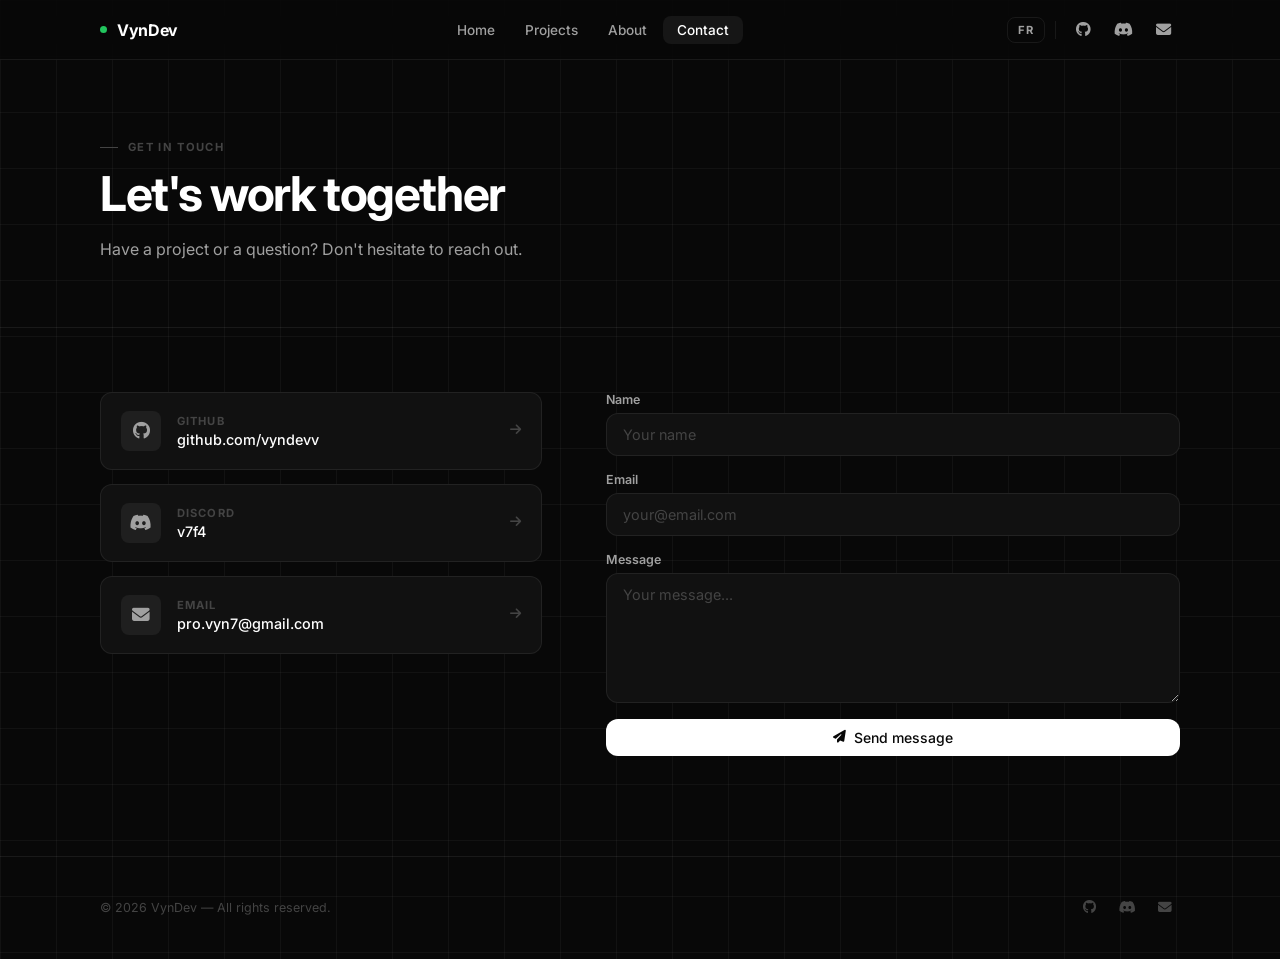
<file: contact.html>
<!DOCTYPE html>
<html lang="en">

<head>
  <meta charset="UTF-8">
  <meta name="viewport" content="width=device-width, initial-scale=1.0">
  <meta name="description" content="Contact VynDev — Reach out via GitHub, Discord or email.">
  <title>Contact — VynDev</title>
  <link rel="icon" type="image/png" href="assets/logo.png">
  <link rel="preconnect" href="https://fonts.googleapis.com">
  <link rel="preconnect" href="https://fonts.gstatic.com" crossorigin>
  <link href="https://fonts.googleapis.com/css2?family=Inter:wght@300;400;500;600;700;800&display=swap"
    rel="stylesheet">
  <link rel="stylesheet" href="https://cdnjs.cloudflare.com/ajax/libs/font-awesome/6.4.0/css/all.min.css">
  <link rel="stylesheet" href="style.css">
</head>

<body>

  <main>
    <div class="page-header">
      <div class="container">
        <div class="section-label fade-in" data-i18n="contact.label">Get in touch</div>
        <h1 class="section-title fade-in delay-1" data-i18n="contact.title">Let's work together</h1>
        <p class="section-subtitle fade-in delay-2" data-i18n="contact.subtitle">
          Have a project or a question? Don't hesitate to reach out.
        </p>
      </div>
    </div>

    <div class="container" style="padding-bottom: 100px;">
      <div class="contact-grid">

        <!-- ===== LINKS ===== -->
        <div class="contact-info fade-in">
          <a href="https://github.com/vyndevv" target="_blank" rel="noopener" class="contact-link" id="contactGithub">
            <div class="contact-icon"><i class="fab fa-github"></i></div>
            <div>
              <div class="contact-link-label" data-i18n="contact.github_label">GitHub</div>
              <div class="contact-link-value">github.com/vyndevv</div>
            </div>
            <i class="fas fa-arrow-right" style="margin-left:auto; color:var(--text-muted); font-size:0.8rem;"></i>
          </a>

          <a href="https://discord.gg/y9BCJBj6" target="_blank" rel="noopener" class="contact-link" id="contactDiscord">
            <div class="contact-icon"><i class="fab fa-discord"></i></div>
            <div>
              <div class="contact-link-label" data-i18n="contact.discord_label">Discord</div>
              <div class="contact-link-value">v7f4</div>
            </div>
            <i class="fas fa-arrow-right" style="margin-left:auto; color:var(--text-muted); font-size:0.8rem;"></i>
          </a>

          <a href="mailto:pro.vyn7@gmail.com" class="contact-link" id="contactEmail">
            <div class="contact-icon"><i class="fas fa-envelope"></i></div>
            <div>
              <div class="contact-link-label" data-i18n="contact.email_label">Email</div>
              <div class="contact-link-value">pro.vyn7@gmail.com</div>
            </div>
            <i class="fas fa-arrow-right" style="margin-left:auto; color:var(--text-muted); font-size:0.8rem;"></i>
          </a>
        </div>

        <!-- ===== FORM ===== -->
        <form class="contact-form fade-in delay-2" id="contactForm" novalidate>
          <div class="form-group">
            <label class="form-label" for="formName" data-i18n="contact.form.name_label">Name</label>
            <input type="text" id="formName" class="form-input" data-i18n-placeholder="contact.form.name_ph"
              placeholder="Your name" required autocomplete="name">
          </div>

          <div class="form-group">
            <label class="form-label" for="formEmail" data-i18n="contact.form.email_label">Email</label>
            <input type="email" id="formEmail" class="form-input" data-i18n-placeholder="contact.form.email_ph"
              placeholder="your@email.com" required autocomplete="email">
          </div>

          <div class="form-group">
            <label class="form-label" for="formMessage" data-i18n="contact.form.message_label">Message</label>
            <textarea id="formMessage" class="form-textarea" data-i18n-placeholder="contact.form.message_ph"
              placeholder="Your message..." required></textarea>
          </div>

          <button type="submit" class="btn btn-primary" id="formSubmit" style="width:100%; justify-content:center;">
            <i class="fas fa-paper-plane"></i>
            <span data-i18n="contact.form.send">Send message</span>
          </button>

          <div class="form-success" id="formSuccess">
            <i class="fas fa-check-circle"></i>
            <span data-i18n="contact.form.success">Message sent! I'll get back to you very soon.</span>
          </div>
        </form>

      </div>
    </div>
  </main>

  <script src="i18n.js"></script>
  <script src="projects-config.js"></script>
  <script src="script.js"></script>
  <script>
    // Also handle [data-i18n-placeholder] on the contact page
    document.addEventListener('DOMContentLoaded', () => {
      function applyPlaceholders() {
        document.querySelectorAll('[data-i18n-placeholder]').forEach(el => {
          const key = el.getAttribute('data-i18n-placeholder');
          const val = tr(key);
          if (val) el.placeholder = val;
        });
      }
      applyPlaceholders();
      const origToggle = window.toggleLang;
      window.toggleLang = function () {
        origToggle && origToggle();
        applyPlaceholders();
      };
    });
  </script>

</body>

</html>
</file>
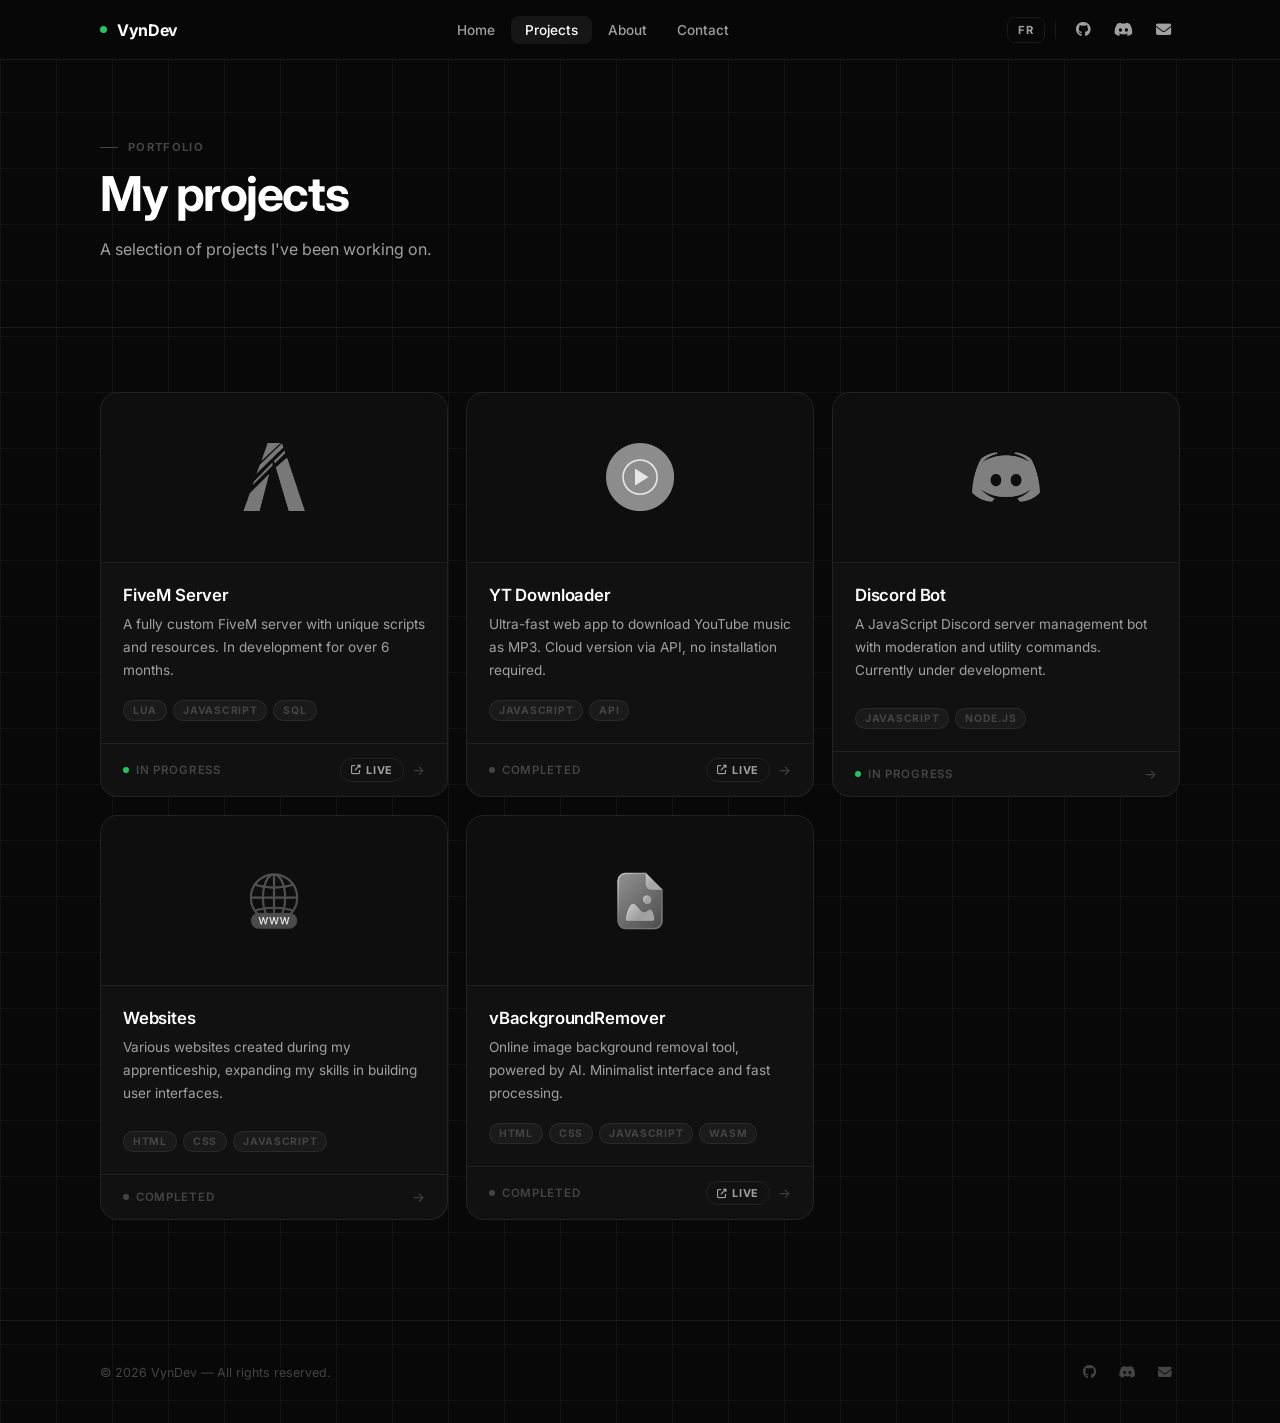
<file: projects.html>
<!DOCTYPE html>
<html lang="en">

<head>
  <meta charset="UTF-8">
  <meta name="viewport" content="width=device-width, initial-scale=1.0">
  <meta name="description" content="VynDev — All projects. FiveM Server, Discord Bot, YT Downloader and more.">
  <title>Projects — VynDev</title>
  <link rel="icon" type="image/png" href="assets/logo.png">
  <link rel="preconnect" href="https://fonts.googleapis.com">
  <link rel="preconnect" href="https://fonts.gstatic.com" crossorigin>
  <link href="https://fonts.googleapis.com/css2?family=Inter:wght@300;400;500;600;700;800&display=swap"
    rel="stylesheet">
  <link rel="stylesheet" href="https://cdnjs.cloudflare.com/ajax/libs/font-awesome/6.4.0/css/all.min.css">
  <link rel="stylesheet" href="style.css">
</head>

<body>

  <main>
    <div class="page-header">
      <div class="container">
        <div class="section-label fade-in" data-i18n="projects.label">Portfolio</div>
        <h1 class="section-title fade-in delay-1" data-i18n="projects.title">My projects</h1>
        <p class="section-subtitle fade-in delay-2" data-i18n="projects.subtitle">
          A selection of projects I've been working on.
        </p>
      </div>
    </div>

    <div class="container" style="padding-bottom: 100px;">
      <div class="projects-grid" id="projectsGrid">
        <!-- Populated dynamically -->
      </div>
    </div>
  </main>

  <script src="i18n.js"></script>
  <script src="projects-config.js"></script>
  <script src="script.js"></script>
  <script>
    function renderProjects() {
      const grid = document.getElementById('projectsGrid');
      if (!grid) return;
      grid.innerHTML = '';
      PROJECTS.forEach(project => {
        grid.appendChild(createProjectCard(project, ''));
      });
      observeNewCards();
    }

    document.addEventListener('DOMContentLoaded', renderProjects);

    function onLangChange() { renderProjects(); }
  </script>

</body>

</html>
</file>
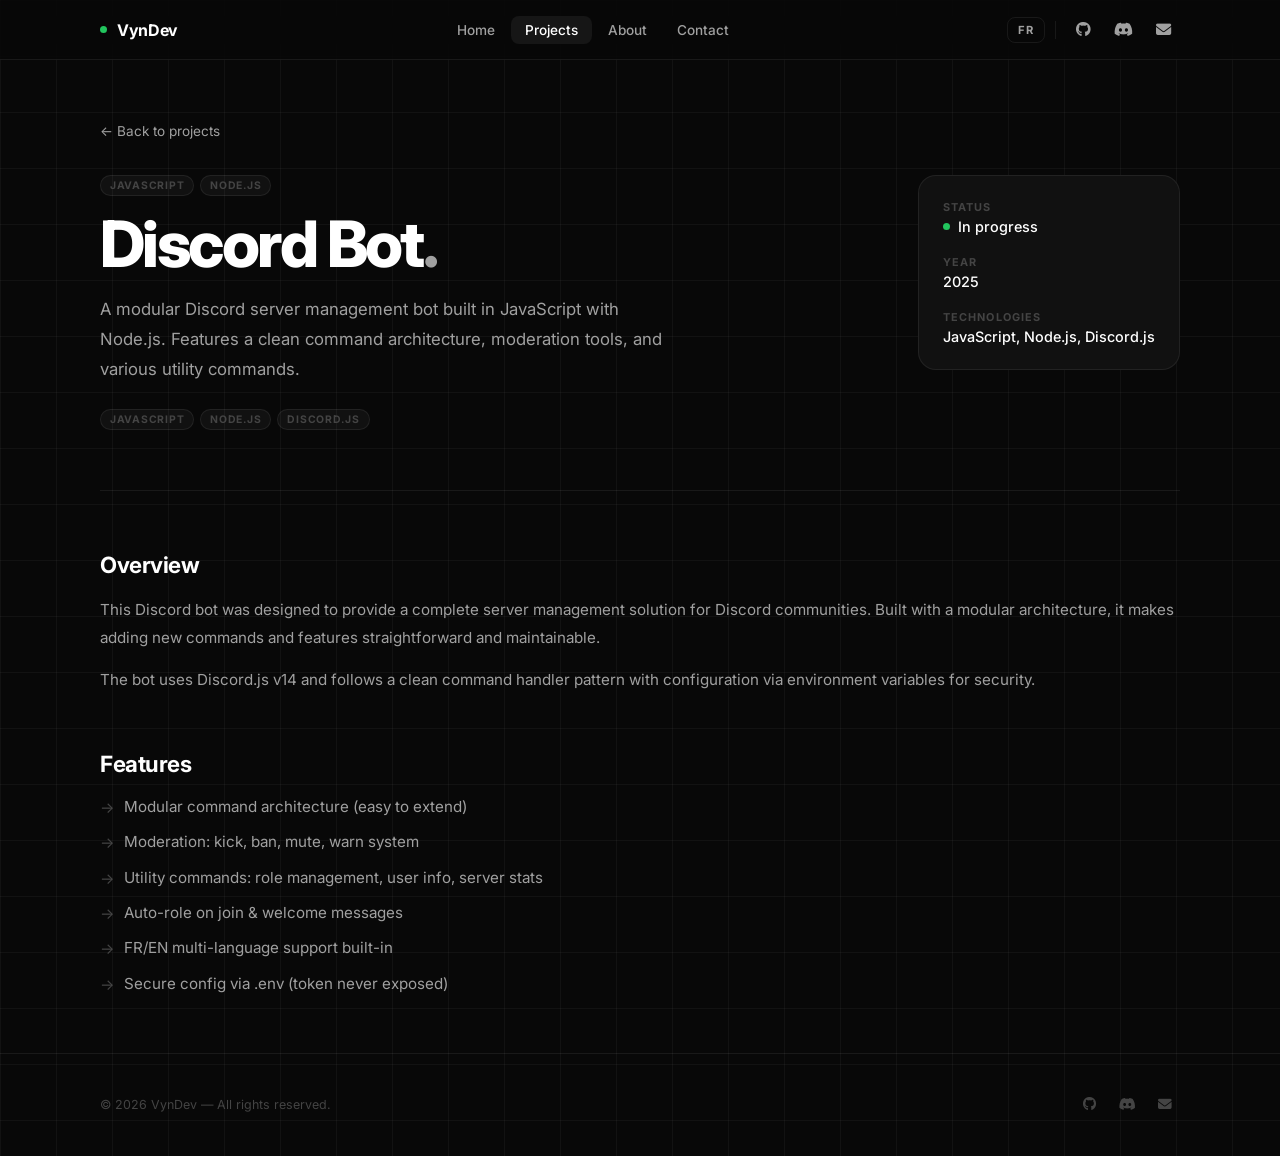
<file: projects/discord-bot.html>
<!DOCTYPE html>
<html lang="en">

<head>
  <meta charset="UTF-8">
  <meta name="viewport" content="width=device-width, initial-scale=1.0">
  <meta name="description"
    content="VynDev — Discord Bot project. A JavaScript modular bot for Discord server management.">
  <title>Discord Bot — VynDev</title>
  <link rel="icon" type="image/png" href="../assets/logo.png">
  <link rel="preconnect" href="https://fonts.googleapis.com">
  <link rel="preconnect" href="https://fonts.gstatic.com" crossorigin>
  <link href="https://fonts.googleapis.com/css2?family=Inter:wght@300;400;500;600;700;800&display=swap"
    rel="stylesheet">
  <link rel="stylesheet" href="https://cdnjs.cloudflare.com/ajax/libs/font-awesome/6.4.0/css/all.min.css">
  <link rel="stylesheet" href="../style.css">
</head>

<body data-project-id="discord-bot">

  <main>
    <div class="project-detail container">

      <a href="../projects.html" class="back-link fade-in" data-i18n="project.back">
        ← Back to projects
      </a>

      <!-- ===== HEADER ===== -->
      <div class="project-detail-header">
        <div class="fade-in delay-1">
          <div class="project-tags" style="margin-bottom:16px;">
            <span class="tag">JavaScript</span>
            <span class="tag">Node.js</span>
          </div>
          <h1 class="project-detail-title">Discord Bot<span style="color:var(--text-secondary)">.</span></h1>
          <p class="project-detail-desc">
            A modular Discord server management bot built in JavaScript with Node.js. Features a clean command
            architecture, moderation tools, and various utility commands.
          </p>
          <div class="project-tags">
            <span class="tag">JavaScript</span>
            <span class="tag">Node.js</span>
            <span class="tag">Discord.js</span>
          </div>
        </div>

        <div class="project-detail-meta fade-in delay-2">
          <div class="meta-item">
            <div class="meta-label" data-i18n="project.status">Status</div>
            <div class="meta-value" style="display:flex;align-items:center;gap:8px;">
              <span style="width:7px;height:7px;background:#22c55e;border-radius:50%;display:inline-block;"></span>
              <span data-i18n="status.active">In progress</span>
            </div>
          </div>
          <div class="meta-item">
            <div class="meta-label" data-i18n="project.year">Year</div>
            <div class="meta-value">2025</div>
          </div>
          <div class="meta-item">
            <div class="meta-label" data-i18n="project.tech">Technologies</div>
            <div class="meta-value">JavaScript, Node.js, Discord.js</div>
          </div>
        </div>
      </div>

      <!-- ===== BODY ===== -->
      <div class="project-body fade-in delay-3">
        <section>
          <h2 data-i18n="project.overview">Overview</h2>
          <p>
            This Discord bot was designed to provide a complete server management solution for Discord communities.
            Built with a modular architecture, it makes adding new commands and features straightforward and
            maintainable.
          </p>
          <p>
            The bot uses Discord.js v14 and follows a clean command handler pattern with configuration via environment
            variables for security.
          </p>
        </section>

        <section>
          <h2 data-i18n="project.features">Features</h2>
          <ul>
            <li>Modular command architecture (easy to extend)</li>
            <li>Moderation: kick, ban, mute, warn system</li>
            <li>Utility commands: role management, user info, server stats</li>
            <li>Auto-role on join & welcome messages</li>
            <li>FR/EN multi-language support built-in</li>
            <li>Secure config via .env (token never exposed)</li>
          </ul>
        </section>
      </div>

    </div>
  </main>

  <script src="../i18n.js"></script>
  <script src="../projects-config.js"></script>
  <script src="../script.js"></script>

</body>

</html>
</file>
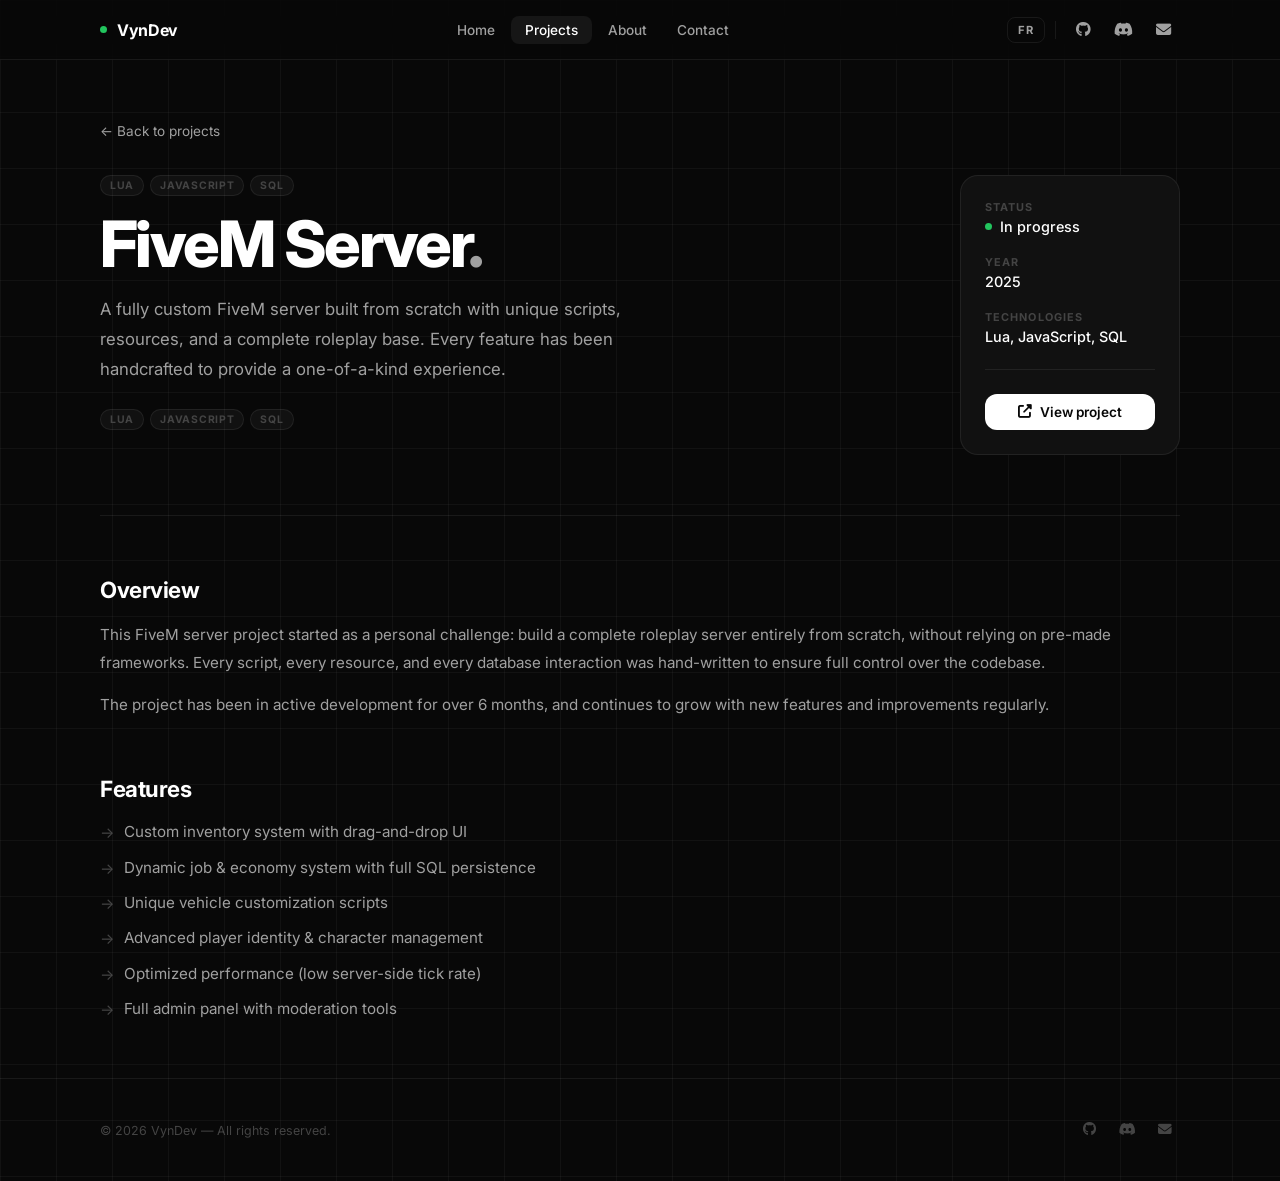
<file: projects/fivem.html>
<!DOCTYPE html>
<html lang="en">

<head>
  <meta charset="UTF-8">
  <meta name="viewport" content="width=device-width, initial-scale=1.0">
  <meta name="description"
    content="VynDev — FiveM Server project. Custom scripts, resources and a unique roleplay base.">
  <title>FiveM Server — VynDev</title>
  <link rel="icon" type="image/png" href="../assets/logo.png">
  <link rel="preconnect" href="https://fonts.googleapis.com">
  <link rel="preconnect" href="https://fonts.gstatic.com" crossorigin>
  <link href="https://fonts.googleapis.com/css2?family=Inter:wght@300;400;500;600;700;800&display=swap"
    rel="stylesheet">
  <link rel="stylesheet" href="https://cdnjs.cloudflare.com/ajax/libs/font-awesome/6.4.0/css/all.min.css">
  <link rel="stylesheet" href="../style.css">
</head>

<body data-project-id="fivem-server">

  <main>
    <div class="project-detail container">

      <a href="../projects.html" class="back-link fade-in" data-i18n="project.back">
        ← Back to projects
      </a>

      <!-- ===== HEADER ===== -->
      <div class="project-detail-header">
        <div class="fade-in delay-1">
          <div class="project-tags" style="margin-bottom:16px;">
            <span class="tag">Lua</span>
            <span class="tag">JavaScript</span>
            <span class="tag">SQL</span>
          </div>
          <h1 class="project-detail-title">FiveM Server<span style="color:var(--text-secondary)">.</span></h1>
          <p class="project-detail-desc">
            A fully custom FiveM server built from scratch with unique scripts, resources, and a complete roleplay base.
            Every feature has been handcrafted to provide a one-of-a-kind experience.
          </p>
          <div class="project-tags">
            <span class="tag">Lua</span>
            <span class="tag">JavaScript</span>
            <span class="tag">SQL</span>
          </div>
        </div>

        <div class="project-detail-meta fade-in delay-2">
          <div class="meta-item">
            <div class="meta-label" data-i18n="project.status">Status</div>
            <div class="meta-value" style="display:flex;align-items:center;gap:8px;">
              <span style="width:7px;height:7px;background:#22c55e;border-radius:50%;display:inline-block;"></span>
              <span data-i18n="status.active">In progress</span>
            </div>
          </div>
          <div class="meta-item">
            <div class="meta-label" data-i18n="project.year">Year</div>
            <div class="meta-value">2025</div>
          </div>
          <div class="meta-item">
            <div class="meta-label" data-i18n="project.tech">Technologies</div>
            <div class="meta-value">Lua, JavaScript, SQL</div>
          </div>
        </div>
      </div>

      <!-- ===== BODY ===== -->
      <div class="project-body fade-in delay-3">
        <section>
          <h2 data-i18n="project.overview">Overview</h2>
          <p>
            This FiveM server project started as a personal challenge: build a complete roleplay server entirely from
            scratch, without relying on pre-made frameworks. Every script, every resource, and every database
            interaction was hand-written to ensure full control over the codebase.
          </p>
          <p>
            The project has been in active development for over 6 months, and continues to grow with new features and
            improvements regularly.
          </p>
        </section>

        <section>
          <h2 data-i18n="project.features">Features</h2>
          <ul>
            <li>Custom inventory system with drag-and-drop UI</li>
            <li>Dynamic job & economy system with full SQL persistence</li>
            <li>Unique vehicle customization scripts</li>
            <li>Advanced player identity & character management</li>
            <li>Optimized performance (low server-side tick rate)</li>
            <li>Full admin panel with moderation tools</li>
          </ul>
        </section>
      </div>

    </div>
  </main>

  <script src="../i18n.js"></script>
  <script src="../projects-config.js"></script>
  <script src="../script.js"></script>

</body>

</html>
</file>
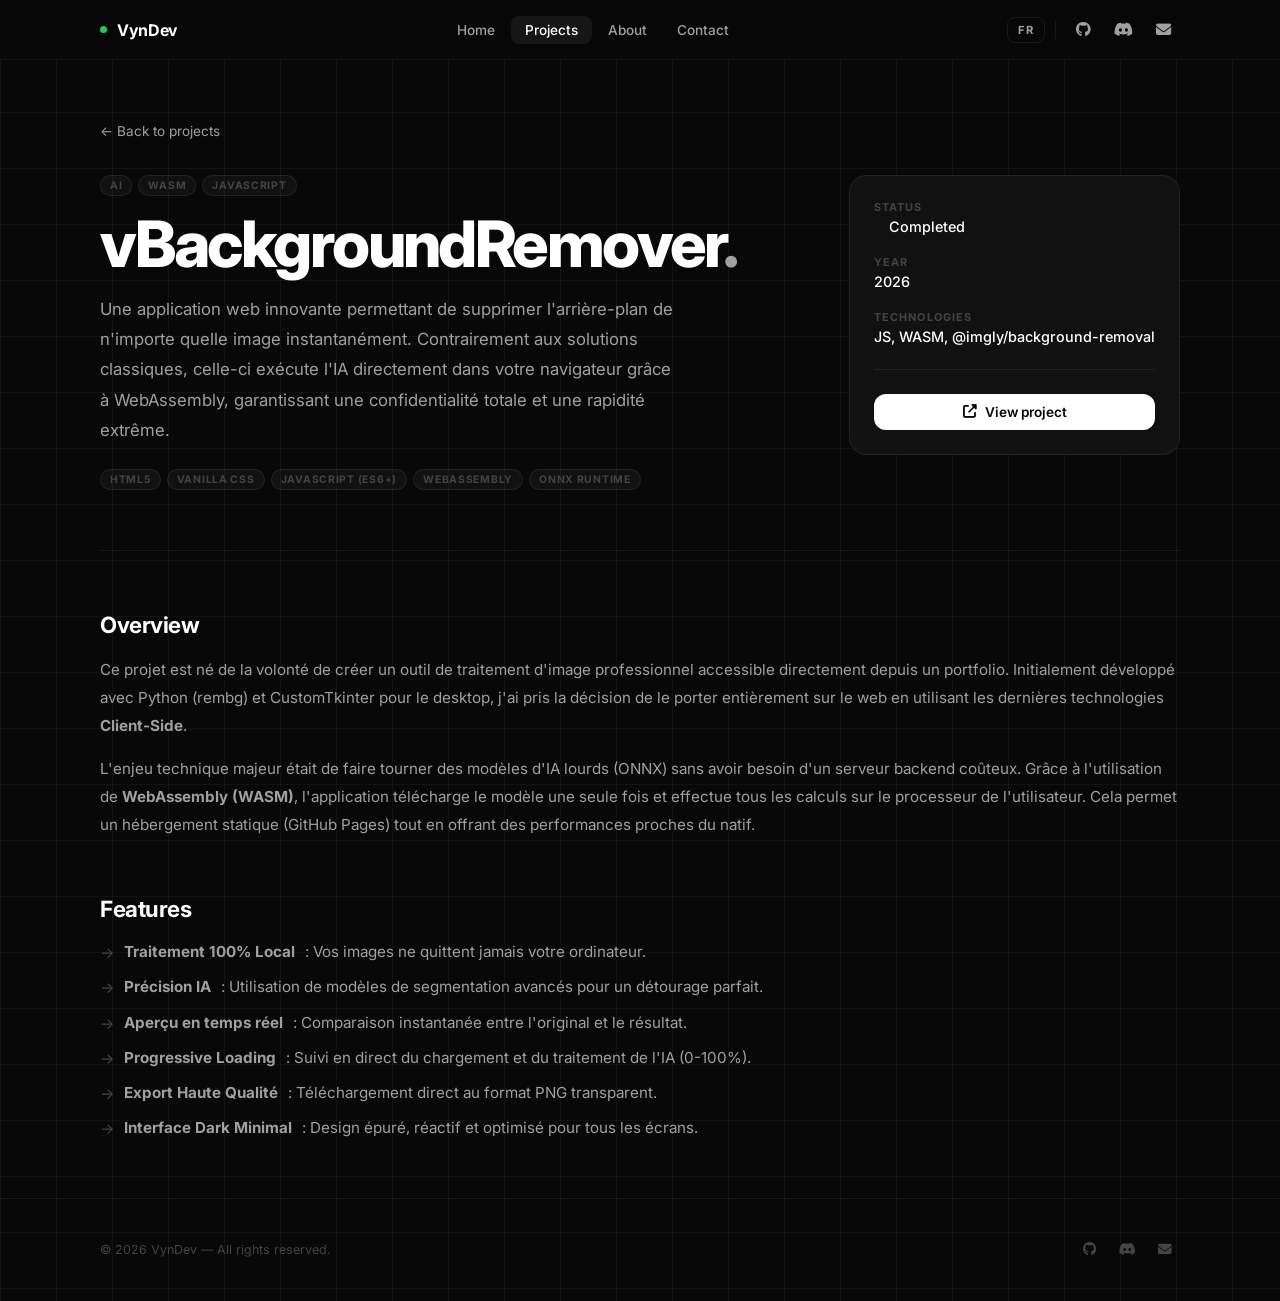
<file: projects/vbackgroundremover.html>
<!DOCTYPE html>
<html lang="fr">

<head>
  <meta charset="UTF-8">
  <meta name="viewport" content="width=device-width, initial-scale=1.0">
  <meta name="description"
    content="VynDev — vBackgroundRemover. Outil de suppression de fond d'image ultra-rapide propulsé par l'IA et WebAssembly.">
  <title>vBackgroundRemover — VynDev</title>
  <link rel="icon" type="image/png" href="../assets/logo.png">
  <link rel="preconnect" href="https://fonts.googleapis.com">
  <link rel="preconnect" href="https://fonts.gstatic.com" crossorigin>
  <link href="https://fonts.googleapis.com/css2?family=Inter:wght@300;400;500;600;700;800&display=swap"
    rel="stylesheet">
  <link rel="stylesheet" href="https://cdnjs.cloudflare.com/ajax/libs/font-awesome/6.4.0/css/all.min.css">
  <link rel="stylesheet" href="../style.css">
</head>

<body data-project-id="vbackgroundremover">

  <main>
    <div class="project-detail container">

      <a href="../projects.html" class="back-link fade-in" data-i18n="project.back">
        ← Retour aux projets
      </a>

      <!-- ===== HEADER ===== -->
      <div class="project-detail-header">
        <div class="fade-in delay-1">
          <div class="project-tags" style="margin-bottom:16px;">
            <span class="tag">AI</span>
            <span class="tag">WASM</span>
            <span class="tag">JavaScript</span>
          </div>
          <h1 class="project-detail-title">vBackgroundRemover<span style="color:var(--text-secondary)">.</span></h1>
          <p class="project-detail-desc">
            Une application web innovante permettant de supprimer l'arrière-plan de n'importe quelle image 
            instantanément. Contrairement aux solutions classiques, celle-ci exécute l'IA directement 
            dans votre navigateur grâce à WebAssembly, garantissant une confidentialité totale et une rapidité extrême.
          </p>
          <div class="project-tags">
            <span class="tag">HTML5</span>
            <span class="tag">Vanilla CSS</span>
            <span class="tag">JavaScript (ES6+)</span>
            <span class="tag">WebAssembly</span>
            <span class="tag">ONNX Runtime</span>
          </div>
        </div>

        <div class="project-detail-meta fade-in delay-2">
          <div class="meta-item">
            <div class="meta-label" data-i18n="project.status">Statut</div>
            <div class="meta-value" style="display:flex;align-items:center;gap:8px;">
              <span style="width:7px;height:7px;background:var(--green);border-radius:50%;display:inline-block;animation:livePulse 2.5s infinite;"></span>
              <span data-i18n="status.completed">Terminé</span>
            </div>
          </div>
          <div class="meta-item">
            <div class="meta-label" data-i18n="project.year">Année</div>
            <div class="meta-value">2026</div>
          </div>
          <div class="meta-item">
            <div class="meta-label" data-i18n="project.tech">Technologies</div>
            <div class="meta-value">JS, WASM, @imgly/background-removal</div>
          </div>
        </div>
      </div>

      <!-- ===== BODY ===== -->
      <div class="project-body fade-in delay-3">
        <section>
          <h2 data-i18n="project.overview">Vue d'ensemble</h2>
          <p>
            Ce projet est né de la volonté de créer un outil de traitement d'image professionnel accessible 
            directement depuis un portfolio. Initialement développé avec Python (rembg) et CustomTkinter 
            pour le desktop, j'ai pris la décision de le porter entièrement sur le web en utilisant les 
            dernières technologies <strong>Client-Side</strong>.
          </p>
          <p>
            L'enjeu technique majeur était de faire tourner des modèles d'IA lourds (ONNX) sans avoir besoin 
            d'un serveur backend coûteux. Grâce à l'utilisation de <strong>WebAssembly (WASM)</strong>, 
            l'application télécharge le modèle une seule fois et effectue tous les calculs sur le processeur 
            de l'utilisateur. Cela permet un hébergement statique (GitHub Pages) tout en offrant des performances 
            proches du natif.
          </p>
        </section>

        <section>
          <h2 data-i18n="project.features">Fonctionnalités</h2>
          <ul>
            <li><strong>Traitement 100% Local</strong> : Vos images ne quittent jamais votre ordinateur.</li>
            <li><strong>Précision IA</strong> : Utilisation de modèles de segmentation avancés pour un détourage parfait.</li>
            <li><strong>Aperçu en temps réel</strong> : Comparaison instantanée entre l'original et le résultat.</li>
            <li><strong>Progressive Loading</strong> : Suivi en direct du chargement et du traitement de l'IA (0-100%).</li>
            <li><strong>Export Haute Qualité</strong> : Téléchargement direct au format PNG transparent.</li>
            <li><strong>Interface Dark Minimal</strong> : Design épuré, réactif et optimisé pour tous les écrans.</li>
          </ul>
        </section>
      </div>

    </div>
  </main>

  <script src="../i18n.js"></script>
  <script src="../projects-config.js"></script>
  <script src="../script.js"></script>

</body>

</html>
</file>
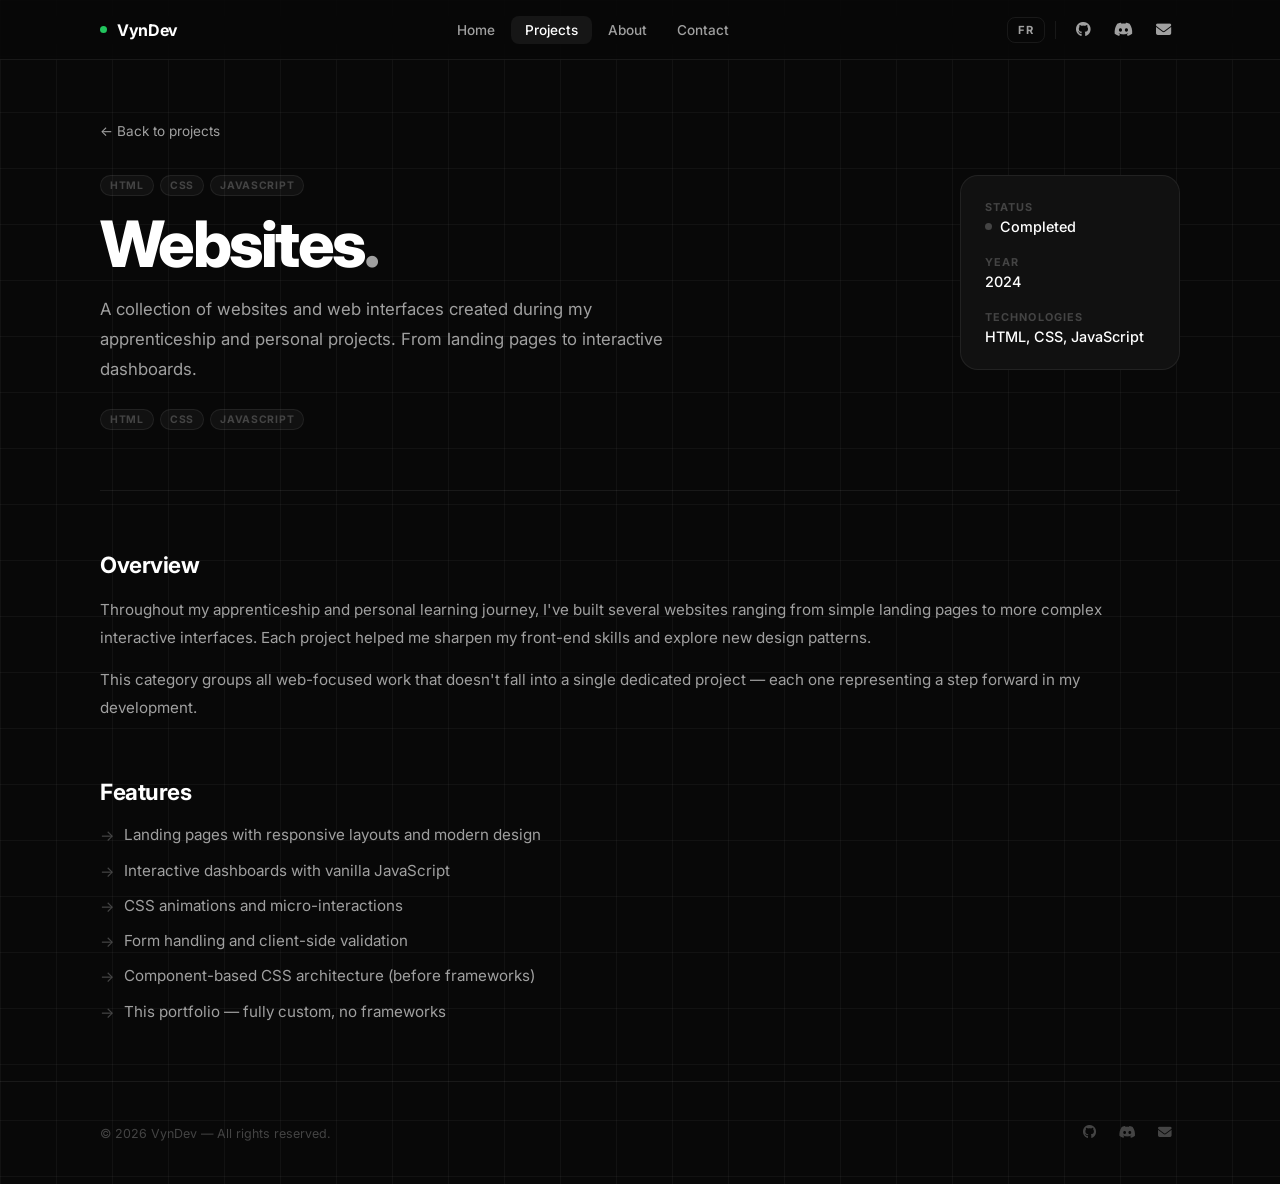
<file: projects/websites.html>
<!DOCTYPE html>
<html lang="en">

<head>
  <meta charset="UTF-8">
  <meta name="viewport" content="width=device-width, initial-scale=1.0">
  <meta name="description"
    content="VynDev — Websites project. Various web interfaces built during apprenticeship with HTML, CSS and JavaScript.">
  <title>Websites — VynDev</title>
  <link rel="icon" type="image/png" href="../assets/logo.png">
  <link rel="preconnect" href="https://fonts.googleapis.com">
  <link rel="preconnect" href="https://fonts.gstatic.com" crossorigin>
  <link href="https://fonts.googleapis.com/css2?family=Inter:wght@300;400;500;600;700;800&display=swap"
    rel="stylesheet">
  <link rel="stylesheet" href="https://cdnjs.cloudflare.com/ajax/libs/font-awesome/6.4.0/css/all.min.css">
  <link rel="stylesheet" href="../style.css">
</head>

<body data-project-id="websites">

  <main>
    <div class="project-detail container">

      <a href="../projects.html" class="back-link fade-in" data-i18n="project.back">
        ← Back to projects
      </a>

      <!-- ===== HEADER ===== -->
      <div class="project-detail-header">
        <div class="fade-in delay-1">
          <div class="project-tags" style="margin-bottom:16px;">
            <span class="tag">HTML</span>
            <span class="tag">CSS</span>
            <span class="tag">JavaScript</span>
          </div>
          <h1 class="project-detail-title">Websites<span style="color:var(--text-secondary)">.</span></h1>
          <p class="project-detail-desc">
            A collection of websites and web interfaces created during my apprenticeship and personal projects. From
            landing pages to interactive dashboards.
          </p>
          <div class="project-tags">
            <span class="tag">HTML</span>
            <span class="tag">CSS</span>
            <span class="tag">JavaScript</span>
          </div>
        </div>

        <div class="project-detail-meta fade-in delay-2">
          <div class="meta-item">
            <div class="meta-label" data-i18n="project.status">Status</div>
            <div class="meta-value" style="display:flex;align-items:center;gap:8px;">
              <span
                style="width:7px;height:7px;background:var(--text-muted);border-radius:50%;display:inline-block;"></span>
              <span data-i18n="status.completed">Completed</span>
            </div>
          </div>
          <div class="meta-item">
            <div class="meta-label" data-i18n="project.year">Year</div>
            <div class="meta-value">2024</div>
          </div>
          <div class="meta-item">
            <div class="meta-label" data-i18n="project.tech">Technologies</div>
            <div class="meta-value">HTML, CSS, JavaScript</div>
          </div>
        </div>
      </div>

      <!-- ===== BODY ===== -->
      <div class="project-body fade-in delay-3">
        <section>
          <h2 data-i18n="project.overview">Overview</h2>
          <p>
            Throughout my apprenticeship and personal learning journey, I've built several websites ranging from simple
            landing pages to more complex interactive interfaces. Each project helped me sharpen my front-end skills and
            explore new design patterns.
          </p>
          <p>
            This category groups all web-focused work that doesn't fall into a single dedicated project — each one
            representing a step forward in my development.
          </p>
        </section>

        <section>
          <h2 data-i18n="project.features">What I built</h2>
          <ul>
            <li>Landing pages with responsive layouts and modern design</li>
            <li>Interactive dashboards with vanilla JavaScript</li>
            <li>CSS animations and micro-interactions</li>
            <li>Form handling and client-side validation</li>
            <li>Component-based CSS architecture (before frameworks)</li>
            <li>This portfolio — fully custom, no frameworks</li>
          </ul>
        </section>
      </div>

    </div>
  </main>

  <script src="../i18n.js"></script>
  <script src="../projects-config.js"></script>
  <script src="../script.js"></script>

</body>

</html>
</file>
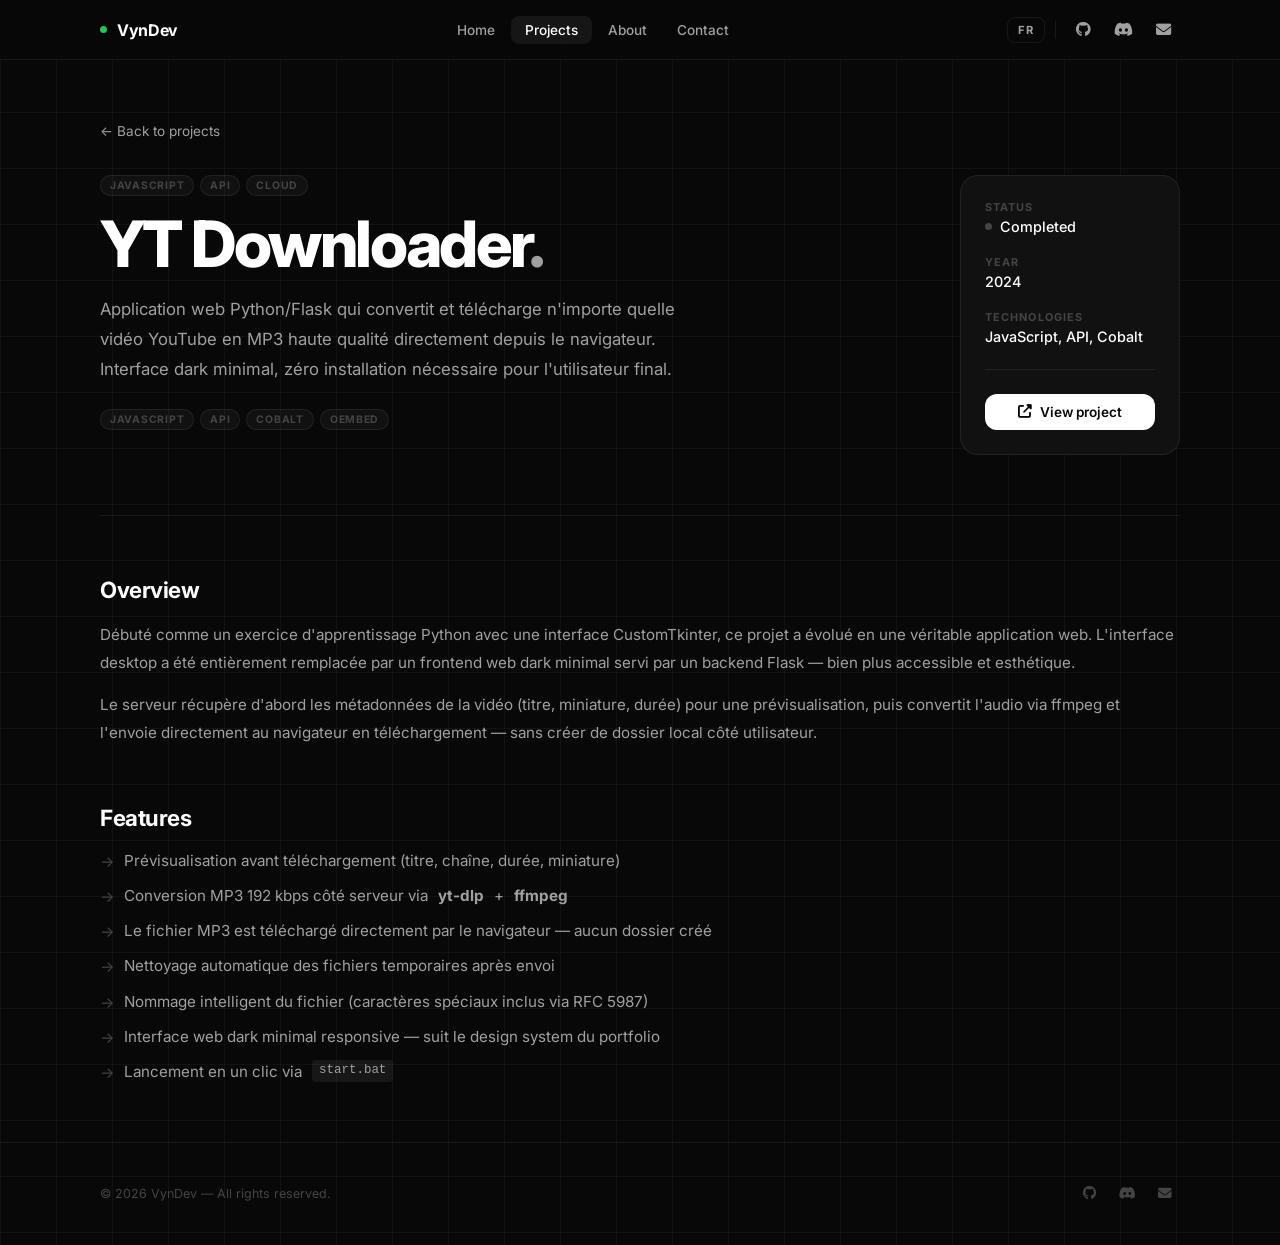
<file: projects/yt-downloader.html>
<!DOCTYPE html>
<html lang="en">

<head>
  <meta charset="UTF-8">
  <meta name="viewport" content="width=device-width, initial-scale=1.0">
  <meta name="description"
    content="VynDev — YT Downloader. Application web Python/Flask pour télécharger des vidéos YouTube en MP3 haute qualité.">
  <title>YT Downloader — VynDev</title>
  <link rel="icon" type="image/png" href="assets/logo.png">
  <link rel="preconnect" href="https://fonts.googleapis.com">
  <link rel="preconnect" href="https://fonts.gstatic.com" crossorigin>
  <link href="https://fonts.googleapis.com/css2?family=Inter:wght@300;400;500;600;700;800&display=swap"
    rel="stylesheet">
  <link rel="stylesheet" href="https://cdnjs.cloudflare.com/ajax/libs/font-awesome/6.4.0/css/all.min.css">
  <link rel="stylesheet" href="../style.css">
</head>

<body data-project-id="yt-downloader">

  <main>
    <div class="project-detail container">

      <a href="../projects.html" class="back-link fade-in" data-i18n="project.back">
        ← Back to projects
      </a>

      <!-- ===== HEADER ===== -->
      <div class="project-detail-header">
        <div class="fade-in delay-1">
          <div class="project-tags" style="margin-bottom:16px;">
            <span class="tag">JavaScript</span>
            <span class="tag">API</span>
            <span class="tag">Cloud</span>
          </div>
          <h1 class="project-detail-title">YT Downloader<span style="color:var(--text-secondary)">.</span></h1>
          <p class="project-detail-desc">
            Application web Python/Flask qui convertit et télécharge n'importe quelle vidéo YouTube en MP3
            haute qualité directement depuis le navigateur. Interface dark minimal, zéro installation
            nécessaire pour l'utilisateur final.
          </p>
          <div class="project-tags">
            <span class="tag">JavaScript</span>
            <span class="tag">API</span>
            <span class="tag">Cobalt</span>
            <span class="tag">oEmbed</span>
          </div>
        </div>

        <div class="project-detail-meta fade-in delay-2">
          <div class="meta-item">
            <div class="meta-label" data-i18n="project.status">Status</div>
            <div class="meta-value" style="display:flex;align-items:center;gap:8px;">
              <span style="width:7px;height:7px;background:var(--text-muted);border-radius:50%;display:inline-block;"></span>
              <span data-i18n="status.completed">Completed</span>
            </div>
          </div>
          <div class="meta-item">
            <div class="meta-label" data-i18n="project.year">Year</div>
            <div class="meta-value">2024</div>
          </div>
          <div class="meta-item">
            <div class="meta-label" data-i18n="project.tech">Technologies</div>
            <div class="meta-value">JavaScript, API, Cobalt</div>
          </div>
        </div>
      </div>

      <!-- ===== BODY ===== -->
      <div class="project-body fade-in delay-3">
        <section>
          <h2 data-i18n="project.overview">Overview</h2>
          <p>
            Débuté comme un exercice d'apprentissage Python avec une interface CustomTkinter, ce projet a
            évolué en une véritable application web. L'interface desktop a été entièrement remplacée par
            un frontend web dark minimal servi par un backend Flask — bien plus accessible et esthétique.
          </p>
          <p>
            Le serveur récupère d'abord les métadonnées de la vidéo (titre, miniature, durée) pour une
            prévisualisation, puis convertit l'audio via ffmpeg et l'envoie directement au navigateur
            en téléchargement — sans créer de dossier local côté utilisateur.
          </p>
        </section>

        <section>
          <h2 data-i18n="project.features">Features</h2>
          <ul>
            <li>Prévisualisation avant téléchargement (titre, chaîne, durée, miniature)</li>
            <li>Conversion MP3 192 kbps côté serveur via <strong>yt-dlp</strong> + <strong>ffmpeg</strong></li>
            <li>Le fichier MP3 est téléchargé directement par le navigateur — aucun dossier créé</li>
            <li>Nettoyage automatique des fichiers temporaires après envoi</li>
            <li>Nommage intelligent du fichier (caractères spéciaux inclus via RFC 5987)</li>
            <li>Interface web dark minimal responsive — suit le design system du portfolio</li>
            <li>Lancement en un clic via <code style="background:rgba(255,255,255,0.06);padding:1px 7px;border-radius:4px;font-family:monospace;font-size:0.78rem;">start.bat</code></li>
          </ul>
        </section>
      </div>

    </div>
  </main>

  <script src="../i18n.js"></script>
  <script src="../projects-config.js"></script>
  <script src="../script.js"></script>

</body>

</html>
</file>
<file: style.css>
/* =========================================
   VYNDEV — PORTFOLIO
   Design System & Global Styles
   ========================================= */

@import url('https://fonts.googleapis.com/css2?family=Inter:wght@300;400;500;600;700;800&display=swap');

/* =========================================
   TOKENS
   ========================================= */
:root {
  --bg:           #080808;
  --bg-secondary: #0e0e0e;
  --bg-card:      #111111;
  --bg-card-hover:#161616;
  --border:       rgba(255,255,255,0.07);
  --border-hover: rgba(255,255,255,0.18);
  --text-primary: #ffffff;
  --text-secondary:#a0a0a0;
  --text-muted:   #444444;
  --grid-color:   rgba(255,255,255,0.038);

  --navbar-height: 60px;
  --max-width:     1160px;

  --radius-sm: 8px;
  --radius:    12px;
  --radius-lg: 18px;

  --ease: cubic-bezier(0.4, 0, 0.2, 1);
  --t:  all 0.2s var(--ease);
  --ts: all 0.4s var(--ease);
}

/* =========================================
   RESET
   ========================================= */
*, *::before, *::after { margin:0; padding:0; box-sizing:border-box; }
html { scroll-behavior:smooth; font-size:16px; }
body {
  background-color: var(--bg);
  background-image:
    linear-gradient(var(--grid-color) 1px, transparent 1px),
    linear-gradient(90deg, var(--grid-color) 1px, transparent 1px);
  background-size: 56px 56px;
  color: var(--text-primary);
  font-family: 'Inter', sans-serif;
  min-height: 100vh;
  overflow-x: hidden;
  -webkit-font-smoothing: antialiased;
  -moz-osx-font-smoothing: grayscale;
}
a { color:inherit; text-decoration:none; }
img { max-width:100%; height:auto; display:block; }
button { font-family:'Inter', sans-serif; cursor:pointer; }

/* =========================================
   NAVBAR
   ========================================= */
.navbar {
  position: fixed;
  top: 0; left: 0; right: 0;
  height: var(--navbar-height);
  z-index: 1000;
  border-bottom: 1px solid var(--border);
  background: rgba(8,8,8,0.82);
  backdrop-filter: blur(24px) saturate(180%);
  -webkit-backdrop-filter: blur(24px) saturate(180%);
  transition: border-color 0.3s;
}
.navbar.scrolled { border-bottom-color: rgba(255,255,255,0.12); }

.nav-container {
  max-width: var(--max-width);
  margin: 0 auto;
  padding: 0 40px;
  height: 100%;
  display: flex;
  align-items: center;
  justify-content: space-between;
  gap: 20px;
}

/* Logo */
.nav-logo {
  display: flex;
  align-items: center;
  gap: 10px;
  font-weight: 700;
  font-size: 1rem;
  letter-spacing: -0.02em;
  transition: var(--t);
  flex-shrink: 0;
}
.nav-logo:hover { opacity: 0.65; }
.logo-badge {
  width: 7px; height: 7px;
  background: #22c55e;
  border-radius: 50%;
  animation: livePulse 2.5s infinite;
}
@keyframes livePulse {
  0%,100% { box-shadow: 0 0 0 0 rgba(34,197,94,0.5); }
  50%      { box-shadow: 0 0 0 6px rgba(34,197,94,0); }
}

/* Links */
.nav-links {
  display: flex;
  align-items: center;
  gap: 2px;
  flex: 1;
  justify-content: center;
}
.nav-links a {
  font-size: 0.85rem;
  font-weight: 500;
  color: var(--text-secondary);
  padding: 6px 14px;
  border-radius: var(--radius-sm);
  transition: var(--t);
}
.nav-links a:hover,
.nav-links a.active {
  color: var(--text-primary);
  background: rgba(255,255,255,0.06);
}

/* Actions */
.nav-actions {
  display: flex;
  align-items: center;
  gap: 6px;
  flex-shrink: 0;
}
.nav-divider {
  width: 1px; height: 18px;
  background: var(--border);
  margin: 0 4px;
}
.lang-btn {
  background: none;
  border: 1px solid var(--border);
  color: var(--text-secondary);
  font-size: 0.7rem;
  font-weight: 700;
  letter-spacing: 0.08em;
  padding: 5px 10px;
  border-radius: var(--radius-sm);
  transition: var(--t);
}
.lang-btn:hover {
  color: var(--text-primary);
  border-color: var(--border-hover);
  background: rgba(255,255,255,0.05);
}
.nav-icon {
  width: 34px; height: 34px;
  display: flex;
  align-items: center;
  justify-content: center;
  border-radius: var(--radius-sm);
  color: var(--text-secondary);
  font-size: 0.95rem;
  transition: var(--t);
  border: 1px solid transparent;
}
.nav-icon:hover {
  color: var(--text-primary);
  background: rgba(255,255,255,0.06);
  border-color: var(--border);
}

/* =========================================
   LAYOUT
   ========================================= */
.container {
  max-width: var(--max-width);
  margin: 0 auto;
  padding: 0 40px;
}
.section { padding: 100px 0; }
.section-label {
  font-size: 0.7rem;
  font-weight: 700;
  letter-spacing: 0.12em;
  text-transform: uppercase;
  color: var(--text-muted);
  margin-bottom: 14px;
  display: flex;
  align-items: center;
  gap: 10px;
}
.section-label::before {
  content: '';
  width: 18px; height: 1px;
  background: var(--text-muted);
}
.section-title {
  font-size: clamp(2rem, 4vw, 3rem);
  font-weight: 700;
  letter-spacing: -0.03em;
  line-height: 1.1;
  margin-bottom: 14px;
}
.section-subtitle {
  font-size: 1rem;
  color: var(--text-secondary);
  line-height: 1.75;
  max-width: 500px;
}
.section-header {
  display: flex;
  align-items: flex-end;
  justify-content: space-between;
  gap: 20px;
  margin-bottom: 48px;
}

/* =========================================
   BUTTONS
   ========================================= */
.btn {
  display: inline-flex;
  align-items: center;
  gap: 8px;
  padding: 10px 20px;
  border-radius: var(--radius);
  font-size: 0.875rem;
  font-weight: 500;
  transition: var(--t);
  border: none;
  cursor: pointer;
}
.btn-primary {
  background: var(--text-primary);
  color: var(--bg);
}
.btn-primary:hover {
  background: rgba(255,255,255,0.88);
  transform: translateY(-1px);
  box-shadow: 0 8px 24px rgba(255,255,255,0.1);
}
.btn-secondary {
  background: transparent;
  color: var(--text-secondary);
  border: 1px solid var(--border);
}
.btn-secondary:hover {
  color: var(--text-primary);
  border-color: var(--border-hover);
  background: rgba(255,255,255,0.04);
  transform: translateY(-1px);
}
.btn i { font-size: 0.8rem; }

/* =========================================
   HERO (index.html)
   ========================================= */
.hero {
  min-height: 100vh;
  padding-top: var(--navbar-height);
  display: flex;
  align-items: center;
}
.hero-badge {
  display: inline-flex;
  align-items: center;
  gap: 8px;
  background: rgba(255,255,255,0.04);
  border: 1px solid var(--border);
  border-radius: 100px;
  padding: 6px 14px;
  font-size: 0.8rem;
  color: var(--text-secondary);
  margin-bottom: 36px;
}
.hero-badge .dot {
  width: 6px; height: 6px;
  background: #22c55e;
  border-radius: 50%;
  animation: livePulse 2.5s infinite;
}
.hero-name {
  display: block;
  font-size: clamp(4.5rem, 9vw, 8rem);
  font-weight: 800;
  letter-spacing: -0.045em;
  line-height: 0.95;
  margin-bottom: 12px;
}
.hero-name .period { color: var(--text-secondary); }
.hero-greeting {
  display: block;
  font-size: clamp(0.9rem, 2vw, 1.1rem);
  font-weight: 400;
  color: var(--text-secondary);
  letter-spacing: 0;
  margin-bottom: 10px;
}
.hero-tagline {
  display: block;
  font-size: clamp(1rem, 2.2vw, 1.35rem);
  font-weight: 400;
  color: var(--text-secondary);
  letter-spacing: -0.01em;
  margin-top: 12px;
  margin-bottom: 28px;
}
.hero-description {
  font-size: 1rem;
  color: var(--text-secondary);
  line-height: 1.8;
  max-width: 500px;
  margin-bottom: 40px;
}
.hero-actions {
  display: flex;
  gap: 12px;
  flex-wrap: wrap;
  margin-bottom: 72px;
}
.hero-stats {
  display: flex;
  gap: 48px;
  padding-top: 40px;
  border-top: 1px solid var(--border);
}
.stat-number {
  font-size: 2.2rem;
  font-weight: 800;
  letter-spacing: -0.04em;
  line-height: 1;
}
.stat-label {
  font-size: 0.78rem;
  color: var(--text-secondary);
  margin-top: 4px;
}

/* =========================================
   SKILL CARDS
   ========================================= */
.skills-grid {
  display: grid;
  grid-template-columns: repeat(auto-fill, minmax(110px, 1fr));
  gap: 12px;
  margin-top: 40px;
}
.skill-card {
  display: flex;
  flex-direction: column;
  align-items: center;
  justify-content: center;
  gap: 12px;
  padding: 24px 12px;
  background: var(--bg-card);
  border: 1px solid var(--border);
  border-radius: var(--radius);
  transition: var(--t);
  cursor: default;
}
.skill-card:hover {
  border-color: var(--border-hover);
  background: var(--bg-card-hover);
  transform: translateY(-3px);
}
.skill-card img {
  width: 38px; height: 38px;
  object-fit: contain;
  filter: grayscale(1) brightness(1.6);
  transition: var(--t);
}
.skill-card:hover img {
  filter: grayscale(0) brightness(1);
  transform: scale(1.05);
}
.skill-name {
  font-size: 0.72rem;
  font-weight: 700;
  letter-spacing: 0.06em;
  text-transform: uppercase;
  color: var(--text-secondary);
}

/* =========================================
   PROJECT CARDS
   ========================================= */
.projects-grid {
  display: grid;
  grid-template-columns: repeat(auto-fill, minmax(320px, 1fr));
  gap: 18px;
}
.project-card {
  background: var(--bg-card);
  border: 1px solid var(--border);
  border-radius: var(--radius-lg);
  overflow: hidden;
  transition: var(--ts);
  text-decoration: none;
  color: inherit;
  display: flex;
  flex-direction: column;
}
.project-card:hover {
  border-color: var(--border-hover);
  transform: translateY(-5px);
  box-shadow: 0 24px 60px rgba(0,0,0,0.55);
}
.project-card-image {
  height: 170px;
  background: var(--bg-secondary);
  display: flex;
  align-items: center;
  justify-content: center;
  border-bottom: 1px solid var(--border);
  overflow: hidden;
}
.project-card-image img {
  width: 68px; height: 68px;
  object-fit: contain;
  filter: grayscale(0.3) brightness(0.9);
  transition: var(--ts);
}
.project-card:hover .project-card-image img {
  transform: scale(1.08);
  filter: grayscale(0) brightness(1);
}
.project-card-content {
  padding: 22px;
  flex: 1;
  display: flex;
  flex-direction: column;
}
.project-card-title {
  font-size: 1.05rem;
  font-weight: 600;
  letter-spacing: -0.01em;
  margin-bottom: 8px;
}
.project-card-description {
  font-size: 0.85rem;
  color: var(--text-secondary);
  line-height: 1.7;
  flex: 1;
  margin-bottom: 18px;
}
.project-tags {
  display: flex;
  gap: 6px;
  flex-wrap: wrap;
}
.tag {
  font-size: 0.65rem;
  font-weight: 700;
  letter-spacing: 0.07em;
  text-transform: uppercase;
  color: var(--text-muted);
  background: rgba(255,255,255,0.04);
  border: 1px solid var(--border);
  padding: 3px 9px;
  border-radius: 100px;
}
.project-card-footer {
  padding: 14px 22px;
  border-top: 1px solid var(--border);
  display: flex;
  align-items: center;
  justify-content: space-between;
}
.project-status {
  font-size: 0.72rem;
  font-weight: 600;
  color: var(--text-muted);
  display: flex;
  align-items: center;
  gap: 7px;
  text-transform: uppercase;
  letter-spacing: 0.06em;
}
.project-status::before {
  content: '';
  width: 6px; height: 6px;
  border-radius: 50%;
}
.project-status.active::before  { background: #22c55e; }
.project-status.completed::before { background: var(--text-muted); }
.project-arrow {
  color: var(--text-muted);
  font-size: 0.85rem;
  transition: var(--t);
}
.project-card:hover .project-arrow {
  color: var(--text-primary);
  transform: translateX(5px);
}

/* =========================================
   PAGE HEADER (non-home pages)
   ========================================= */
.page-header {
  padding-top: calc(var(--navbar-height) + 80px);
  padding-bottom: 64px;
  border-bottom: 1px solid var(--border);
  margin-bottom: 64px;
}

/* =========================================
   ABOUT PAGE
   ========================================= */
.about-hero {
  display: grid;
  grid-template-columns: 1fr 1fr;
  gap: 80px;
  align-items: center;
  padding-top: calc(var(--navbar-height) + 80px);
  padding-bottom: 80px;
}
.about-photo-wrapper {
  position: relative;
  display: flex;
  justify-content: center;
}
.about-photo {
  width: 280px; height: 280px;
  border-radius: var(--radius-lg);
  object-fit: cover;
  border: 1px solid var(--border);
  filter: grayscale(15%);
  position: relative;
  z-index: 1;
}
.about-photo-frame {
  position: absolute;
  width: 280px; height: 280px;
  border: 1px solid var(--border);
  border-radius: var(--radius-lg);
  top: 16px; left: calc(50% - 140px + 16px);
  z-index: 0;
}
.about-bio {
  font-size: 1rem;
  color: var(--text-secondary);
  line-height: 1.85;
  margin-bottom: 20px;
}
.about-cta { margin-top: 32px; }

/* =========================================
   AMBITION CARDS
   ========================================= */
.ambitions-grid {
  display: grid;
  grid-template-columns: repeat(3, 1fr);
  gap: 18px;
  margin-top: 48px;
}
.ambition-card {
  padding: 30px;
  background: var(--bg-card);
  border: 1px solid var(--border);
  border-radius: var(--radius-lg);
  transition: var(--t);
}
.ambition-card:hover {
  border-color: var(--border-hover);
  background: var(--bg-card-hover);
  transform: translateY(-3px);
}
.ambition-icon {
  width: 44px; height: 44px;
  object-fit: contain;
  margin-bottom: 20px;
  opacity: 0.75;
  filter: grayscale(0.3);
}
.ambition-title {
  font-size: 1rem;
  font-weight: 600;
  letter-spacing: -0.01em;
  margin-bottom: 10px;
}
.ambition-description {
  font-size: 0.875rem;
  color: var(--text-secondary);
  line-height: 1.75;
}

/* =========================================
   CONTACT PAGE
   ========================================= */
.contact-grid {
  display: grid;
  grid-template-columns: 1fr 1.3fr;
  gap: 64px;
  margin-top: 56px;
}
.contact-info { display:flex; flex-direction:column; gap:14px; }
.contact-link {
  display: flex;
  align-items: center;
  gap: 16px;
  padding: 18px 20px;
  background: var(--bg-card);
  border: 1px solid var(--border);
  border-radius: var(--radius);
  transition: var(--t);
  color: inherit;
}
.contact-link:hover {
  border-color: var(--border-hover);
  background: var(--bg-card-hover);
  transform: translateX(5px);
}
.contact-icon {
  width: 40px; height: 40px;
  display: flex;
  align-items: center;
  justify-content: center;
  background: rgba(255,255,255,0.06);
  border-radius: var(--radius-sm);
  font-size: 1.1rem;
  flex-shrink: 0;
  color: var(--text-secondary);
}
.contact-link:hover .contact-icon { color: var(--text-primary); }
.contact-link-label {
  font-size: 0.7rem;
  font-weight: 700;
  letter-spacing: 0.1em;
  text-transform: uppercase;
  color: var(--text-muted);
  margin-bottom: 3px;
}
.contact-link-value {
  font-size: 0.9rem;
  font-weight: 500;
}

/* Form */
.contact-form { display:flex; flex-direction:column; gap:16px; }
.form-group  { display:flex; flex-direction:column; gap:6px; }
.form-label  { font-size:0.78rem; font-weight:600; color:var(--text-secondary); }
.form-input, .form-textarea {
  background: var(--bg-card);
  border: 1px solid var(--border);
  border-radius: var(--radius);
  padding: 12px 16px;
  font-family: 'Inter', sans-serif;
  font-size: 0.9rem;
  color: var(--text-primary);
  transition: var(--t);
  outline: none;
  width: 100%;
}
.form-input:focus, .form-textarea:focus {
  border-color: rgba(255,255,255,0.28);
  background: var(--bg-card-hover);
}
.form-input::placeholder, .form-textarea::placeholder { color: var(--text-muted); }
.form-textarea { resize:vertical; min-height:130px; }
.form-success {
  display:none;
  align-items:center;
  gap:10px;
  padding:14px 18px;
  background:rgba(34,197,94,0.08);
  border:1px solid rgba(34,197,94,0.2);
  border-radius:var(--radius);
  color:#22c55e;
  font-size:0.875rem;
  font-weight:500;
  margin-top:8px;
}
.form-success.show { display:flex; }

/* =========================================
   PROJECT DETAIL PAGE
   ========================================= */
.project-detail {
  padding-top: calc(var(--navbar-height) + 60px);
}
.back-link {
  display: inline-flex;
  align-items: center;
  gap: 8px;
  color: var(--text-secondary);
  font-size: 0.85rem;
  margin-bottom: 36px;
  transition: var(--t);
}
.back-link:hover { color: var(--text-primary); transform: translateX(-3px); }
.project-detail-header {
  display: grid;
  grid-template-columns: 1fr auto;
  gap: 48px;
  align-items: start;
  padding-bottom: 60px;
  border-bottom: 1px solid var(--border);
  margin-bottom: 60px;
}
.project-detail-title {
  font-size: clamp(2.5rem, 5vw, 4rem);
  font-weight: 800;
  letter-spacing: -0.04em;
  line-height: 1;
  margin-bottom: 18px;
}
.project-detail-desc {
  font-size: 1.05rem;
  color: var(--text-secondary);
  line-height: 1.8;
  max-width: 580px;
  margin-bottom: 24px;
}
.project-detail-meta {
  display: flex;
  flex-direction: column;
  gap: 20px;
  padding: 24px;
  background: var(--bg-card);
  border: 1px solid var(--border);
  border-radius: var(--radius-lg);
  min-width: 220px;
  flex-shrink: 0;
}
.meta-label {
  font-size: 0.68rem;
  text-transform: uppercase;
  letter-spacing: 0.1em;
  color: var(--text-muted);
  font-weight: 700;
  margin-bottom: 4px;
}
.meta-value {
  font-size: 0.9rem;
  font-weight: 500;
}
.project-body section {
  margin-bottom: 56px;
}
.project-body h2 {
  font-size: 1.4rem;
  font-weight: 700;
  letter-spacing: -0.02em;
  margin-bottom: 18px;
}
.project-body p {
  font-size: 0.95rem;
  color: var(--text-secondary);
  line-height: 1.85;
  margin-bottom: 14px;
}
.project-body ul {
  list-style: none;
  display: flex;
  flex-direction: column;
  gap: 10px;
}
.project-body ul li {
  display: flex;
  align-items: flex-start;
  gap: 10px;
  font-size: 0.95rem;
  color: var(--text-secondary);
  line-height: 1.6;
}
.project-body ul li::before {
  content: '→';
  color: var(--text-muted);
  flex-shrink: 0;
  margin-top: 1px;
}

/* =========================================
   DEMO / LIVE LINKS
   ========================================= */

/* Card footer — right side groups demo pill + arrow */
.card-footer-right {
  display: flex;
  align-items: center;
  gap: 8px;
}

/* Small "Live →" pill on project cards */
.card-demo-btn {
  display: inline-flex;
  align-items: center;
  gap: 5px;
  font-size: 0.68rem;
  font-weight: 700;
  letter-spacing: 0.06em;
  text-transform: uppercase;
  color: var(--text-secondary);
  padding: 4px 10px;
  border: 1px solid var(--border);
  border-radius: 100px;
  transition: var(--t);
  text-decoration: none;
  white-space: nowrap;
}
.card-demo-btn i { font-size: 0.6rem; }
.card-demo-btn:hover {
  color: var(--text-primary);
  border-color: var(--border-hover);
  background: rgba(255,255,255,0.05);
}

/* Full-width action buttons inside project detail meta sidebar */
.meta-action-btn {
  display: flex;
  align-items: center;
  justify-content: center;
  gap: 8px;
  width: 100%;
  padding: 10px 16px;
  border-radius: var(--radius);
  font-family: 'Inter', sans-serif;
  font-size: 0.85rem;
  font-weight: 600;
  transition: var(--t);
  text-decoration: none;
  border: none;
  cursor: pointer;
  /* Primary: white button */
  background: var(--text-primary);
  color: var(--bg);
}
.meta-action-btn:hover {
  background: rgba(255,255,255,0.88);
  transform: translateY(-1px);
  box-shadow: 0 6px 20px rgba(255,255,255,0.08);
}
.meta-action-btn.secondary {
  background: transparent;
  color: var(--text-secondary);
  border: 1px solid var(--border);
}
.meta-action-btn.secondary:hover {
  color: var(--text-primary);
  border-color: var(--border-hover);
  background: rgba(255,255,255,0.04);
  box-shadow: none;
}

/* =========================================
   FOOTER
   ========================================= */
footer {
  border-top: 1px solid var(--border);
  padding: 36px 0;
}
.footer-container {
  max-width: var(--max-width);
  margin: 0 auto;
  padding: 0 40px;
  display: flex;
  align-items: center;
  justify-content: space-between;
  gap: 20px;
}
.footer-copy {
  font-size: 0.78rem;
  color: var(--text-muted);
}
.footer-socials { display:flex; gap:8px; }
.footer-social-link {
  width: 30px; height: 30px;
  display: flex;
  align-items: center;
  justify-content: center;
  border-radius: var(--radius-sm);
  color: var(--text-muted);
  font-size: 0.85rem;
  transition: var(--t);
}
.footer-social-link:hover { color:var(--text-primary); background:rgba(255,255,255,0.05); }

/* =========================================
   DIVIDER
   ========================================= */
.h-divider { height:1px; background:var(--border); margin: 80px 0; }

/* =========================================
   ANIMATIONS
   ========================================= */
.fade-in {
  opacity: 0;
  transform: translateY(18px);
  transition: opacity 0.65s var(--ease), transform 0.65s var(--ease);
}
.fade-in.visible { opacity:1; transform:translateY(0); }
.delay-1 { transition-delay: 0.1s; }
.delay-2 { transition-delay: 0.2s; }
.delay-3 { transition-delay: 0.3s; }
.delay-4 { transition-delay: 0.4s; }
.delay-5 { transition-delay: 0.5s; }
.delay-6 { transition-delay: 0.6s; }

/* =========================================
   RESPONSIVE
   ========================================= */
@media (max-width: 1024px) {
  .about-hero           { grid-template-columns:1fr; gap:48px; }
  .about-photo-wrapper  { order:-1; }
  .contact-grid         { grid-template-columns:1fr; gap:40px; }
  .ambitions-grid       { grid-template-columns:repeat(2,1fr); }
  .project-detail-header{ grid-template-columns:1fr; }
  .project-detail-meta  { min-width:unset; }
}
@media (max-width: 768px) {
  .container, .nav-container, .footer-container { padding-left:20px; padding-right:20px; }
  .nav-links            { display:none; }
  .hero-stats           { gap:28px; flex-wrap:wrap; }
  .projects-grid        { grid-template-columns:1fr; }
  .ambitions-grid       { grid-template-columns:1fr; }
  .section              { padding:64px 0; }
  .page-header          { padding-top: calc(var(--navbar-height) + 48px); padding-bottom:40px; margin-bottom:40px; }
  .footer-container     { flex-direction:column; gap:14px; text-align:center; }
  .section-header       { flex-direction:column; align-items:flex-start; }
}
@media (max-width: 480px) {
  .hero-name { font-size:clamp(3rem, 14vw, 5rem); }
  .skills-grid { grid-template-columns:repeat(3,1fr); }
}
</file>
